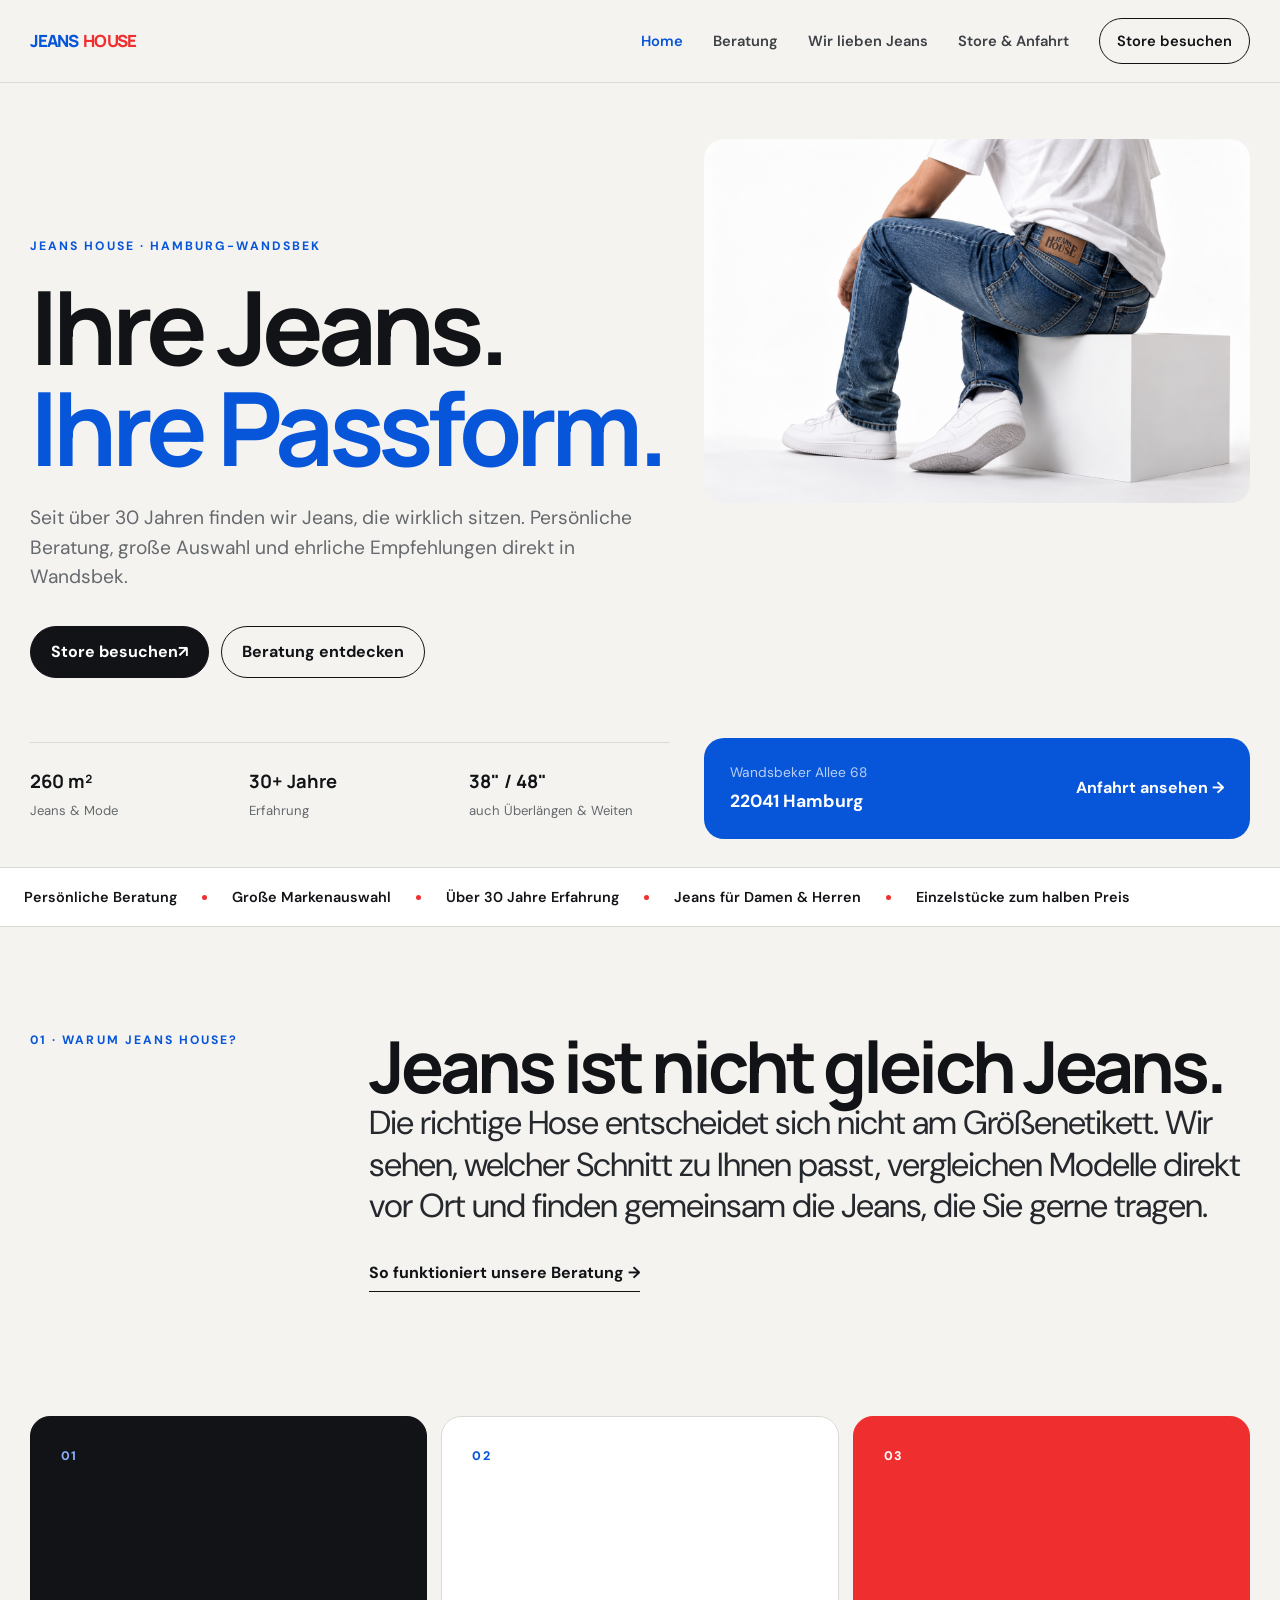
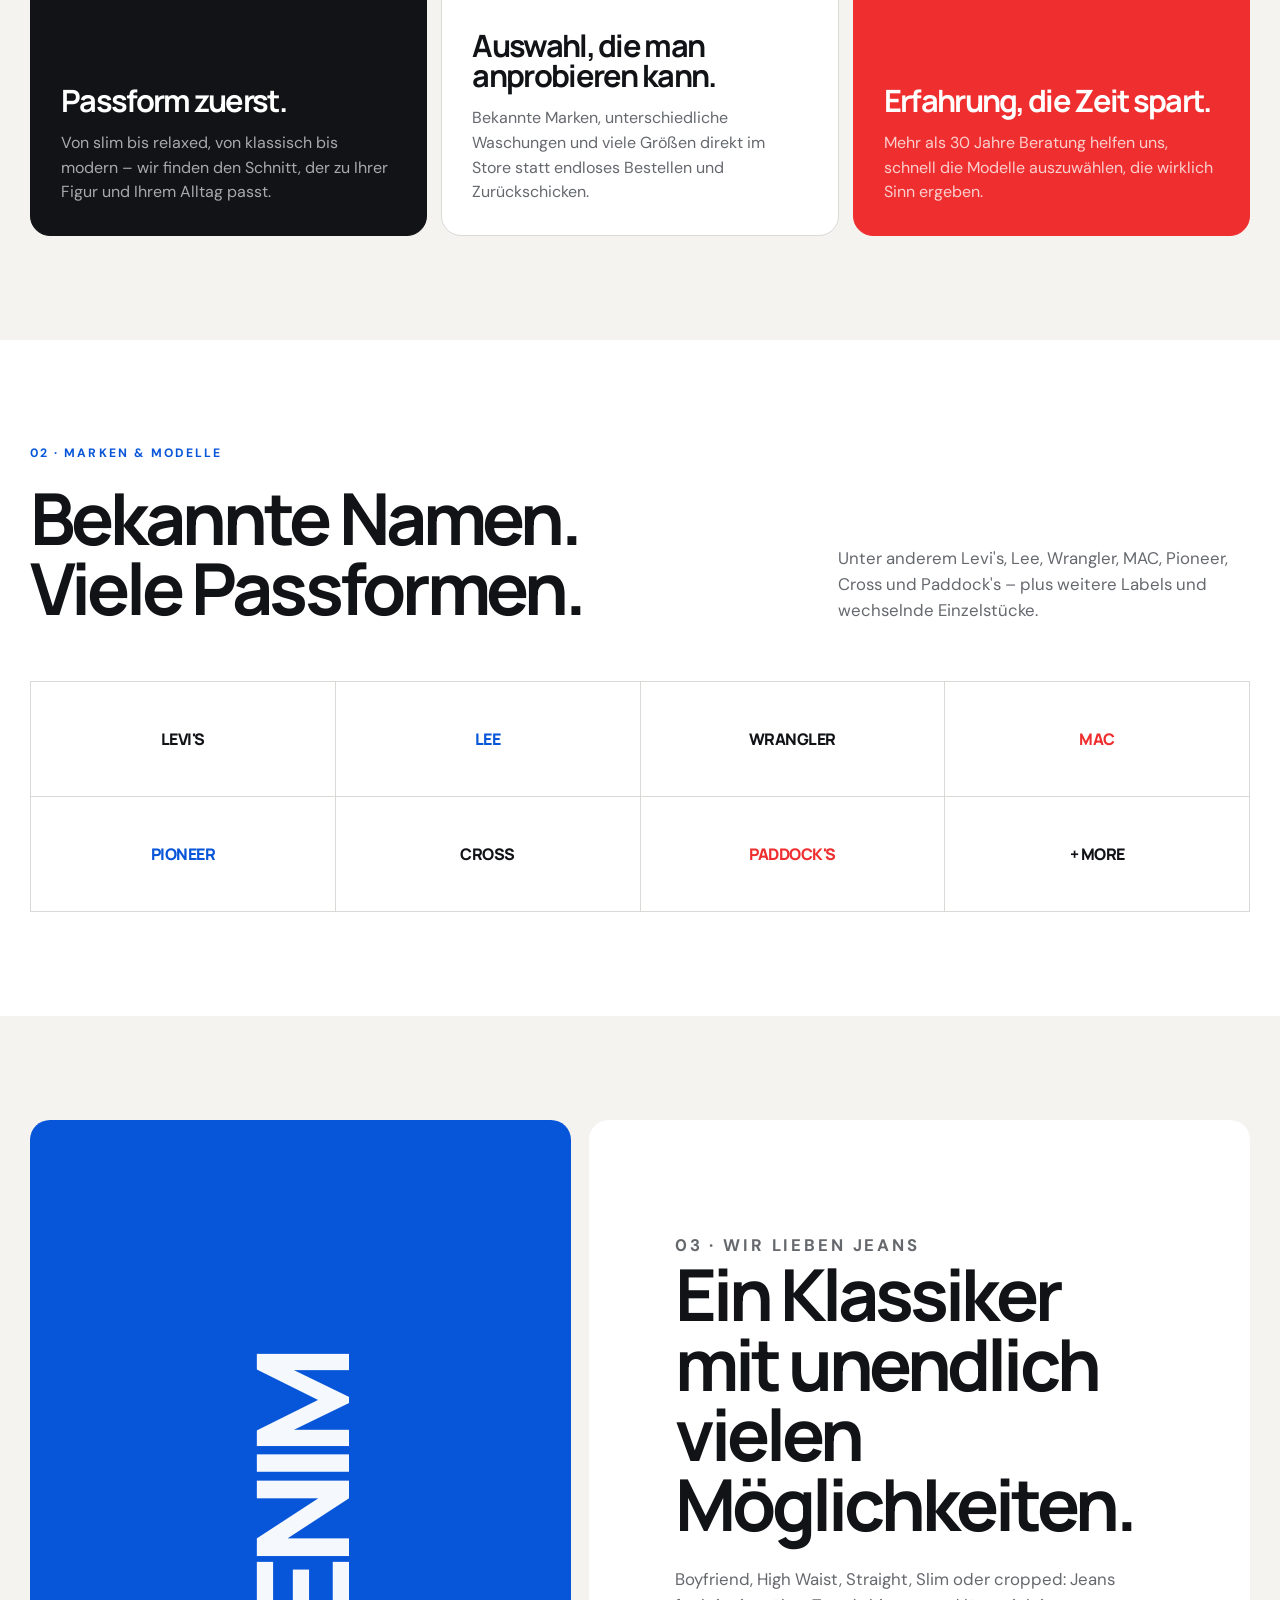
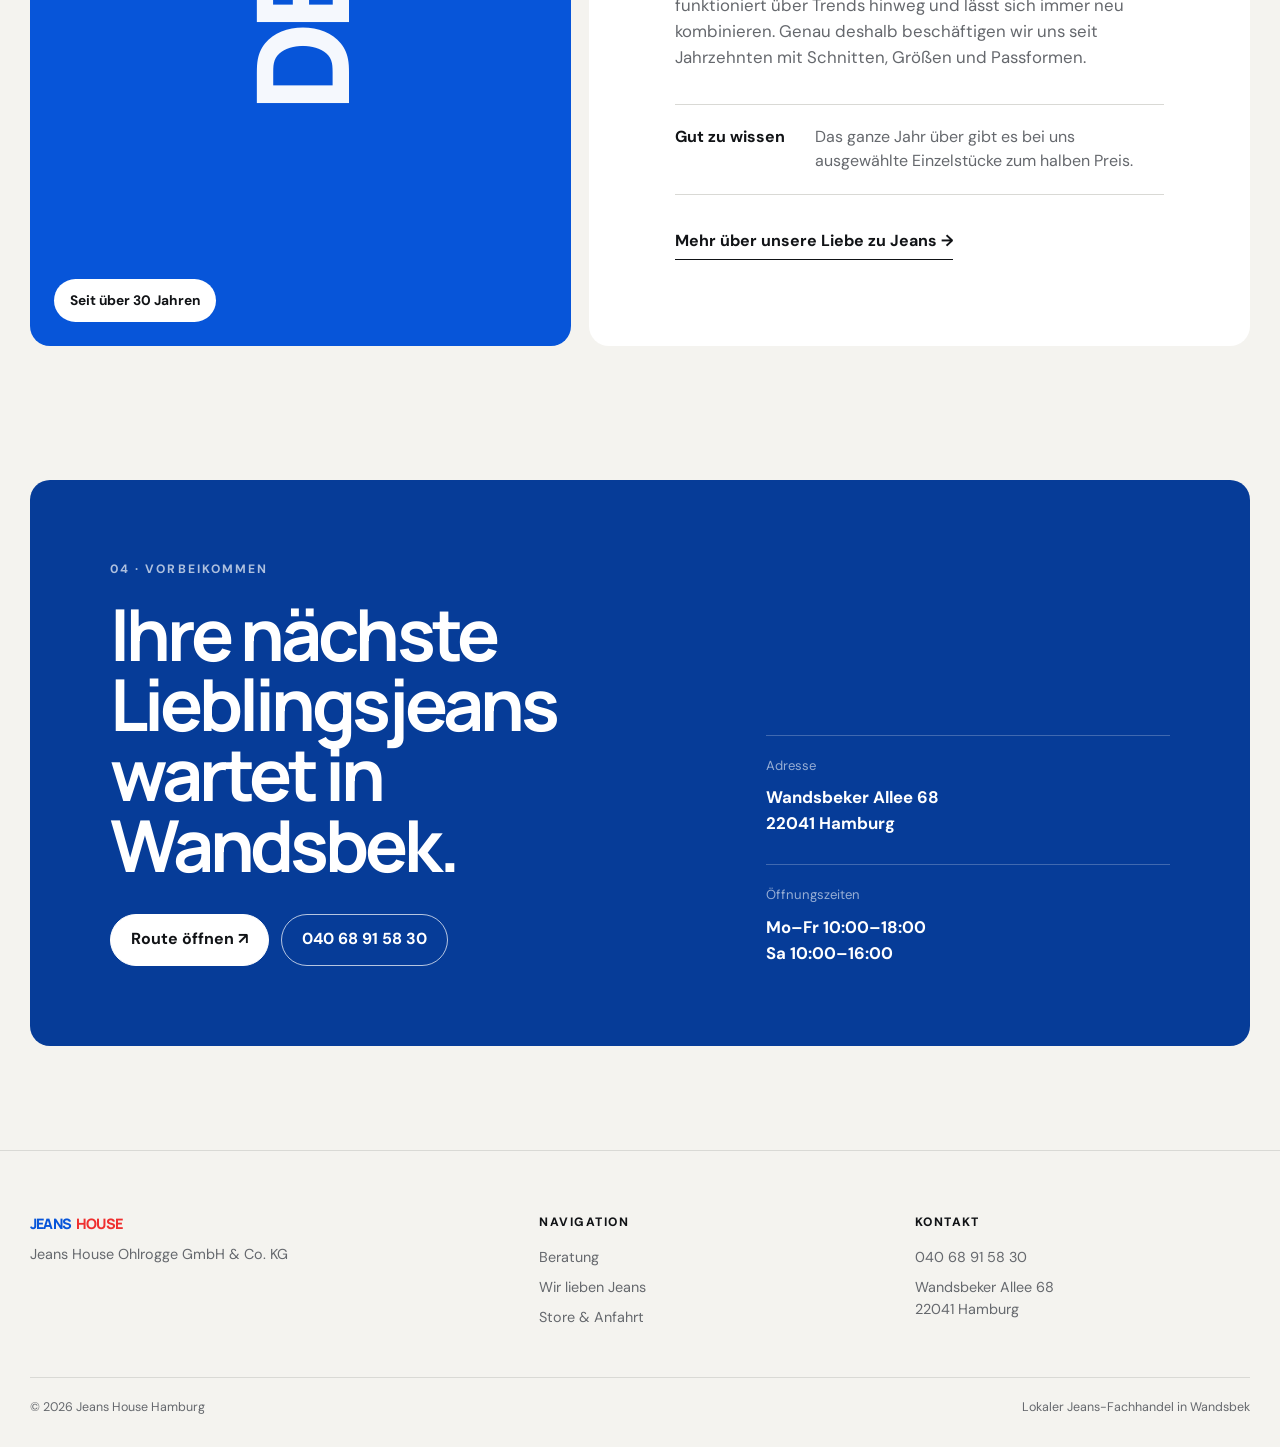
<file: index.html>
<!doctype html>
<html lang="de">
<head>
  <meta charset="utf-8">
  <meta name="viewport" content="width=device-width, initial-scale=1">
  <meta name="description" content="Jeans House Hamburg-Wandsbek – persönliche Jeansberatung, große Auswahl und über 30 Jahre Erfahrung in der Wandsbeker Allee 68.">
  <title>Jeans House Hamburg | Ihre Jeans. Ihre Passform.</title>
  <link rel="preconnect" href="https://fonts.googleapis.com">
  <link rel="preconnect" href="https://fonts.gstatic.com" crossorigin>
  <link href="https://fonts.googleapis.com/css2?family=DM+Sans:wght@400;500;600;700&family=Manrope:wght@500;600;700;800&display=swap" rel="stylesheet">
  <link rel="stylesheet" href="style.css">
</head>
<body>
  <a class="skip-link" href="#main">Zum Inhalt</a>

  <header class="site-header">
    <div class="container header-inner">
      <a class="brand" href="index.html" aria-label="Jeans House Startseite">
        <span class="brand-jeans">JEANS</span><span class="brand-house">HOUSE</span>
      </a>
      <button class="menu-toggle" type="button" aria-label="Menü öffnen" aria-expanded="false"><span></span><span></span></button>
      <nav class="nav" aria-label="Hauptnavigation">
        <a href="index.html" aria-current="page">Home</a>
        <a href="beratung.html">Beratung</a>
        <a href="wir-lieben-jeans.html">Wir lieben Jeans</a>
        <a href="store.html">Store & Anfahrt</a>
        <a class="nav-cta" href="store.html">Store besuchen</a>
      </nav>
    </div>
  </header>

  <main id="main">
    <section class="hero">
      <div class="container hero-grid">
        <div class="hero-copy">
          <p class="kicker">JEANS HOUSE · HAMBURG-WANDSBEK</p>
          <h1>Ihre Jeans.<br><span>Ihre Passform.</span></h1>
          <p class="lead">Seit über 30 Jahren finden wir Jeans, die wirklich sitzen. Persönliche Beratung, große Auswahl und ehrliche Empfehlungen direkt in Wandsbek.</p>
          <div class="actions">
            <a class="btn btn-dark" href="store.html">Store besuchen <span>↗</span></a>
            <a class="btn btn-light" href="beratung.html">Beratung entdecken</a>
          </div>
          <div class="hero-meta">
            <div><strong>260 m²</strong><span>Jeans & Mode</span></div>
            <div><strong>30+ Jahre</strong><span>Erfahrung</span></div>
            <div><strong>38" / 48"</strong><span>auch Überlängen & Weiten</span></div>
          </div>
        </div>

        <div class="hero-visual">
          <div class="sign-card">
            <img src="assets/hero-jeans.png" alt="Model in blauer Jeans auf hellem Hintergrund">
          </div>
          <div class="blue-card">
            <p>Wandsbeker Allee 68</p>
            <strong>22041 Hamburg</strong>
            <a href="store.html">Anfahrt ansehen →</a>
          </div>
        </div>
      </div>
    </section>

    <section class="ticker" aria-label="Jeans House Vorteile">
      <div class="ticker-track">
        <span>Persönliche Beratung</span><i></i><span>Große Markenauswahl</span><i></i><span>Über 30 Jahre Erfahrung</span><i></i><span>Jeans für Damen & Herren</span><i></i><span>Einzelstücke zum halben Preis</span>
      </div>
    </section>

    <section class="section intro">
      <div class="container intro-grid">
        <p class="section-label">01 · WARUM JEANS HOUSE?</p>
        <div>
          <h2>Jeans ist nicht gleich Jeans.</h2>
          <p class="big-copy">Die richtige Hose entscheidet sich nicht am Größenetikett. Wir sehen, welcher Schnitt zu Ihnen passt, vergleichen Modelle direkt vor Ort und finden gemeinsam die Jeans, die Sie gerne tragen.</p>
          <a class="text-link" href="beratung.html">So funktioniert unsere Beratung →</a>
        </div>
      </div>
    </section>

    <section class="section feature-section">
      <div class="container feature-grid">
        <article class="feature-card feature-card-dark">
          <span class="index">01</span>
          <div><h3>Passform zuerst.</h3><p>Von slim bis relaxed, von klassisch bis modern – wir finden den Schnitt, der zu Ihrer Figur und Ihrem Alltag passt.</p></div>
        </article>
        <article class="feature-card">
          <span class="index">02</span>
          <div><h3>Auswahl, die man anprobieren kann.</h3><p>Bekannte Marken, unterschiedliche Waschungen und viele Größen direkt im Store statt endloses Bestellen und Zurückschicken.</p></div>
        </article>
        <article class="feature-card feature-card-red">
          <span class="index">03</span>
          <div><h3>Erfahrung, die Zeit spart.</h3><p>Mehr als 30 Jahre Beratung helfen uns, schnell die Modelle auszuwählen, die wirklich Sinn ergeben.</p></div>
        </article>
      </div>
    </section>

    <section class="section brands-section">
      <div class="container">
        <div class="section-head">
          <div><p class="section-label">02 · MARKEN & MODELLE</p><h2>Bekannte Namen.<br>Viele Passformen.</h2></div>
          <p>Unter anderem Levi's, Lee, Wrangler, MAC, Pioneer, Cross und Paddock's – plus weitere Labels und wechselnde Einzelstücke.</p>
        </div>
        <div class="brand-grid" aria-label="Auswahl unserer Marken">
          <span>LEVI'S</span><span>LEE</span><span>WRANGLER</span><span>MAC</span><span>PIONEER</span><span>CROSS</span><span>PADDOCK'S</span><span>+ MORE</span>
        </div>
      </div>
    </section>

    <section class="section love-section">
      <div class="container love-grid">
        <div class="love-visual">
          <div class="love-word">DENIM</div>
          <div class="love-chip">Seit über 30 Jahren</div>
        </div>
        <div class="love-copy">
          <p class="section-label">03 · WIR LIEBEN JEANS</p>
          <h2>Ein Klassiker mit unendlich vielen Möglichkeiten.</h2>
          <p>Boyfriend, High Waist, Straight, Slim oder cropped: Jeans funktioniert über Trends hinweg und lässt sich immer neu kombinieren. Genau deshalb beschäftigen wir uns seit Jahrzehnten mit Schnitten, Größen und Passformen.</p>
          <div class="promo-box"><strong>Gut zu wissen</strong><span>Das ganze Jahr über gibt es bei uns ausgewählte Einzelstücke zum halben Preis.</span></div>
          <a class="text-link" href="wir-lieben-jeans.html">Mehr über unsere Liebe zu Jeans →</a>
        </div>
      </div>
    </section>

    <section class="section visit-section">
      <div class="container visit-card">
        <div>
          <p class="section-label light">04 · VORBEIKOMMEN</p>
          <h2>Ihre nächste Lieblingsjeans wartet in Wandsbek.</h2>
          <div class="actions">
            <a class="btn btn-white" target="_blank" rel="noopener" href="https://www.google.com/maps/search/?api=1&query=Wandsbeker+Allee+68%2C+22041+Hamburg">Route öffnen ↗</a>
            <a class="btn btn-outline-white" href="tel:+494068915830">040 68 91 58 30</a>
          </div>
        </div>
        <div class="visit-details">
          <div><span>Adresse</span><strong>Wandsbeker Allee 68<br>22041 Hamburg</strong></div>
          <div><span>Öffnungszeiten</span><strong>Mo–Fr 10:00–18:00<br>Sa 10:00–16:00</strong></div>
        </div>
      </div>
    </section>
  </main>

  <footer class="footer">
    <div class="container footer-grid">
      <div><a class="brand brand-footer" href="index.html"><span class="brand-jeans">JEANS</span><span class="brand-house">HOUSE</span></a><p>Jeans House Ohlrogge GmbH & Co. KG</p></div>
      <div><span class="footer-title">Navigation</span><a href="beratung.html">Beratung</a><a href="wir-lieben-jeans.html">Wir lieben Jeans</a><a href="store.html">Store & Anfahrt</a></div>
      <div><span class="footer-title">Kontakt</span><a href="tel:+494068915830">040 68 91 58 30</a><p>Wandsbeker Allee 68<br>22041 Hamburg</p></div>
    </div>
    <div class="container footer-bottom"><span>© <span data-year></span> Jeans House Hamburg</span><span>Lokaler Jeans-Fachhandel in Wandsbek</span></div>
  </footer>

  <script src="script.js"></script>
</body>
</html>
</file>
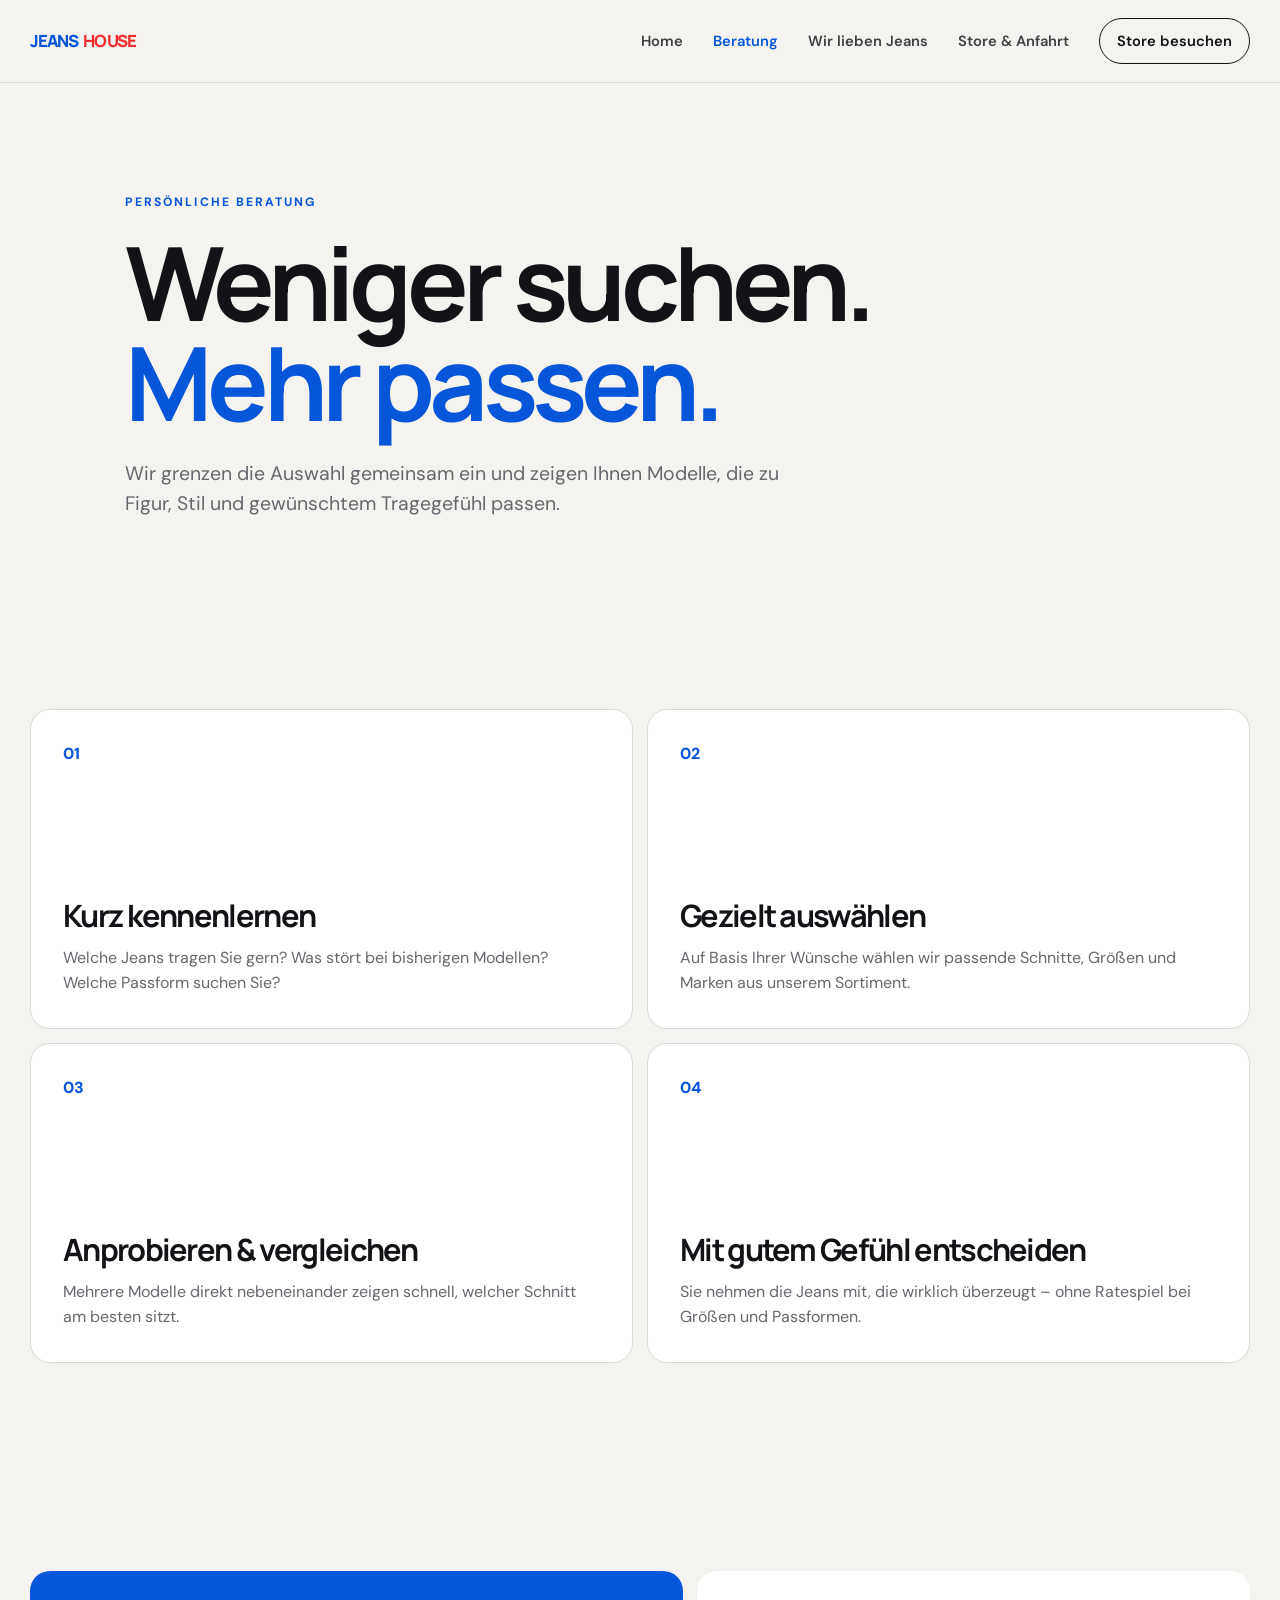
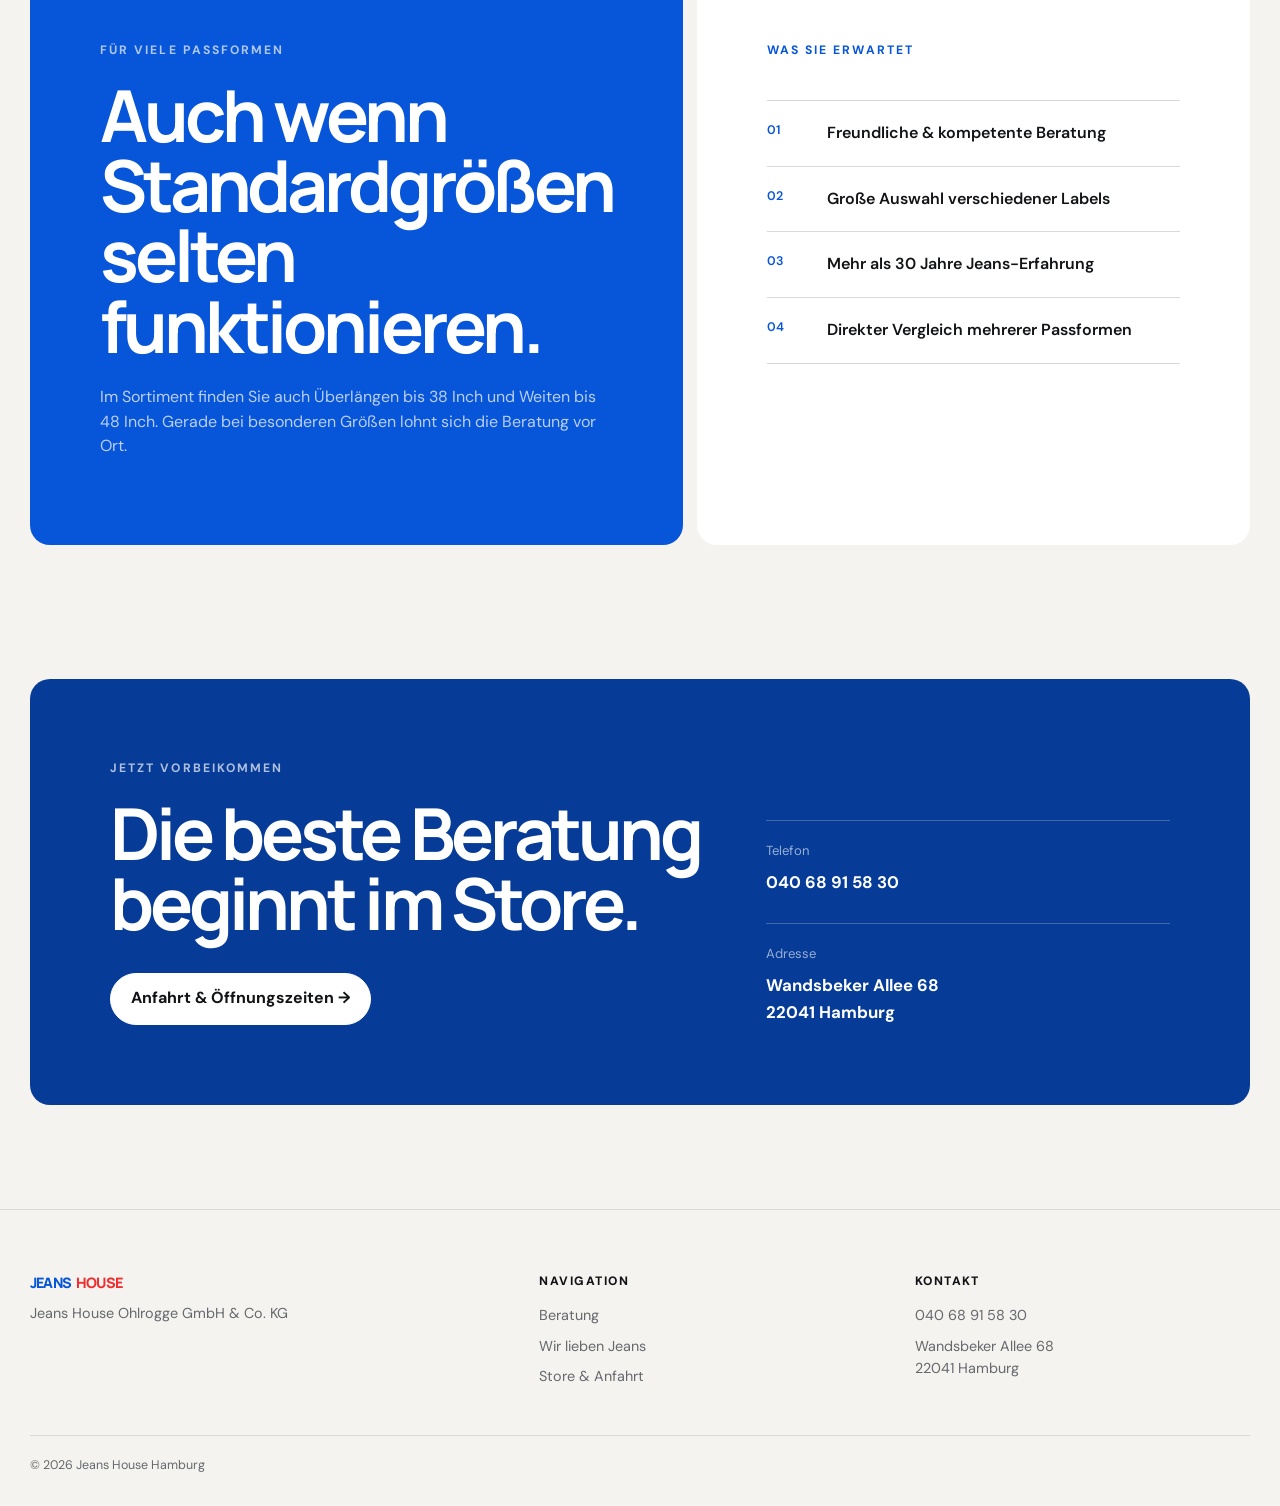
<file: beratung.html>
<!doctype html>
<html lang="de">
<head>
  <meta charset="utf-8"><meta name="viewport" content="width=device-width, initial-scale=1">
  <meta name="description" content="Persönliche Jeansberatung bei Jeans House Hamburg-Wandsbek.">
  <title>Beratung | Jeans House Hamburg</title>
  <link rel="preconnect" href="https://fonts.googleapis.com"><link rel="preconnect" href="https://fonts.gstatic.com" crossorigin>
  <link href="https://fonts.googleapis.com/css2?family=DM+Sans:wght@400;500;600;700&family=Manrope:wght@500;600;700;800&display=swap" rel="stylesheet">
  <link rel="stylesheet" href="style.css">
</head>
<body>
  <header class="site-header"><div class="container header-inner"><a class="brand" href="index.html"><span class="brand-jeans">JEANS</span><span class="brand-house">HOUSE</span></a><button class="menu-toggle" type="button" aria-label="Menü öffnen" aria-expanded="false"><span></span><span></span></button><nav class="nav"><a href="index.html">Home</a><a href="beratung.html" aria-current="page">Beratung</a><a href="wir-lieben-jeans.html">Wir lieben Jeans</a><a href="store.html">Store & Anfahrt</a><a class="nav-cta" href="store.html">Store besuchen</a></nav></div></header>
  <main>
    <section class="page-hero"><div class="container narrow"><p class="kicker">PERSÖNLICHE BERATUNG</p><h1>Weniger suchen.<br><span>Mehr passen.</span></h1><p class="lead">Wir grenzen die Auswahl gemeinsam ein und zeigen Ihnen Modelle, die zu Figur, Stil und gewünschtem Tragegefühl passen.</p></div></section>
    <section class="section"><div class="container process-grid">
      <article class="process"><span>01</span><h3>Kurz kennenlernen</h3><p>Welche Jeans tragen Sie gern? Was stört bei bisherigen Modellen? Welche Passform suchen Sie?</p></article>
      <article class="process"><span>02</span><h3>Gezielt auswählen</h3><p>Auf Basis Ihrer Wünsche wählen wir passende Schnitte, Größen und Marken aus unserem Sortiment.</p></article>
      <article class="process"><span>03</span><h3>Anprobieren & vergleichen</h3><p>Mehrere Modelle direkt nebeneinander zeigen schnell, welcher Schnitt am besten sitzt.</p></article>
      <article class="process"><span>04</span><h3>Mit gutem Gefühl entscheiden</h3><p>Sie nehmen die Jeans mit, die wirklich überzeugt – ohne Ratespiel bei Größen und Passformen.</p></article>
    </div></section>
    <section class="section"><div class="container split-panel"><div class="panel-blue"><p class="section-label light">FÜR VIELE PASSFORMEN</p><h2>Auch wenn Standardgrößen selten funktionieren.</h2><p>Im Sortiment finden Sie auch Überlängen bis 38 Inch und Weiten bis 48 Inch. Gerade bei besonderen Größen lohnt sich die Beratung vor Ort.</p></div><div class="panel-light"><p class="section-label">WAS SIE ERWARTET</p><ul class="clean-list"><li><span>01</span>Freundliche & kompetente Beratung</li><li><span>02</span>Große Auswahl verschiedener Labels</li><li><span>03</span>Mehr als 30 Jahre Jeans-Erfahrung</li><li><span>04</span>Direkter Vergleich mehrerer Passformen</li></ul></div></div></section>
    <section class="section visit-section"><div class="container visit-card"><div><p class="section-label light">JETZT VORBEIKOMMEN</p><h2>Die beste Beratung beginnt im Store.</h2><div class="actions"><a class="btn btn-white" href="store.html">Anfahrt & Öffnungszeiten →</a></div></div><div class="visit-details"><div><span>Telefon</span><strong>040 68 91 58 30</strong></div><div><span>Adresse</span><strong>Wandsbeker Allee 68<br>22041 Hamburg</strong></div></div></div></section>
  </main>
  <footer class="footer"><div class="container footer-grid"><div><a class="brand brand-footer" href="index.html"><span class="brand-jeans">JEANS</span><span class="brand-house">HOUSE</span></a><p>Jeans House Ohlrogge GmbH & Co. KG</p></div><div><span class="footer-title">Navigation</span><a href="beratung.html">Beratung</a><a href="wir-lieben-jeans.html">Wir lieben Jeans</a><a href="store.html">Store & Anfahrt</a></div><div><span class="footer-title">Kontakt</span><a href="tel:+494068915830">040 68 91 58 30</a><p>Wandsbeker Allee 68<br>22041 Hamburg</p></div></div><div class="container footer-bottom"><span>© <span data-year></span> Jeans House Hamburg</span></div></footer>
  <script src="script.js"></script>
</body></html>
</file>
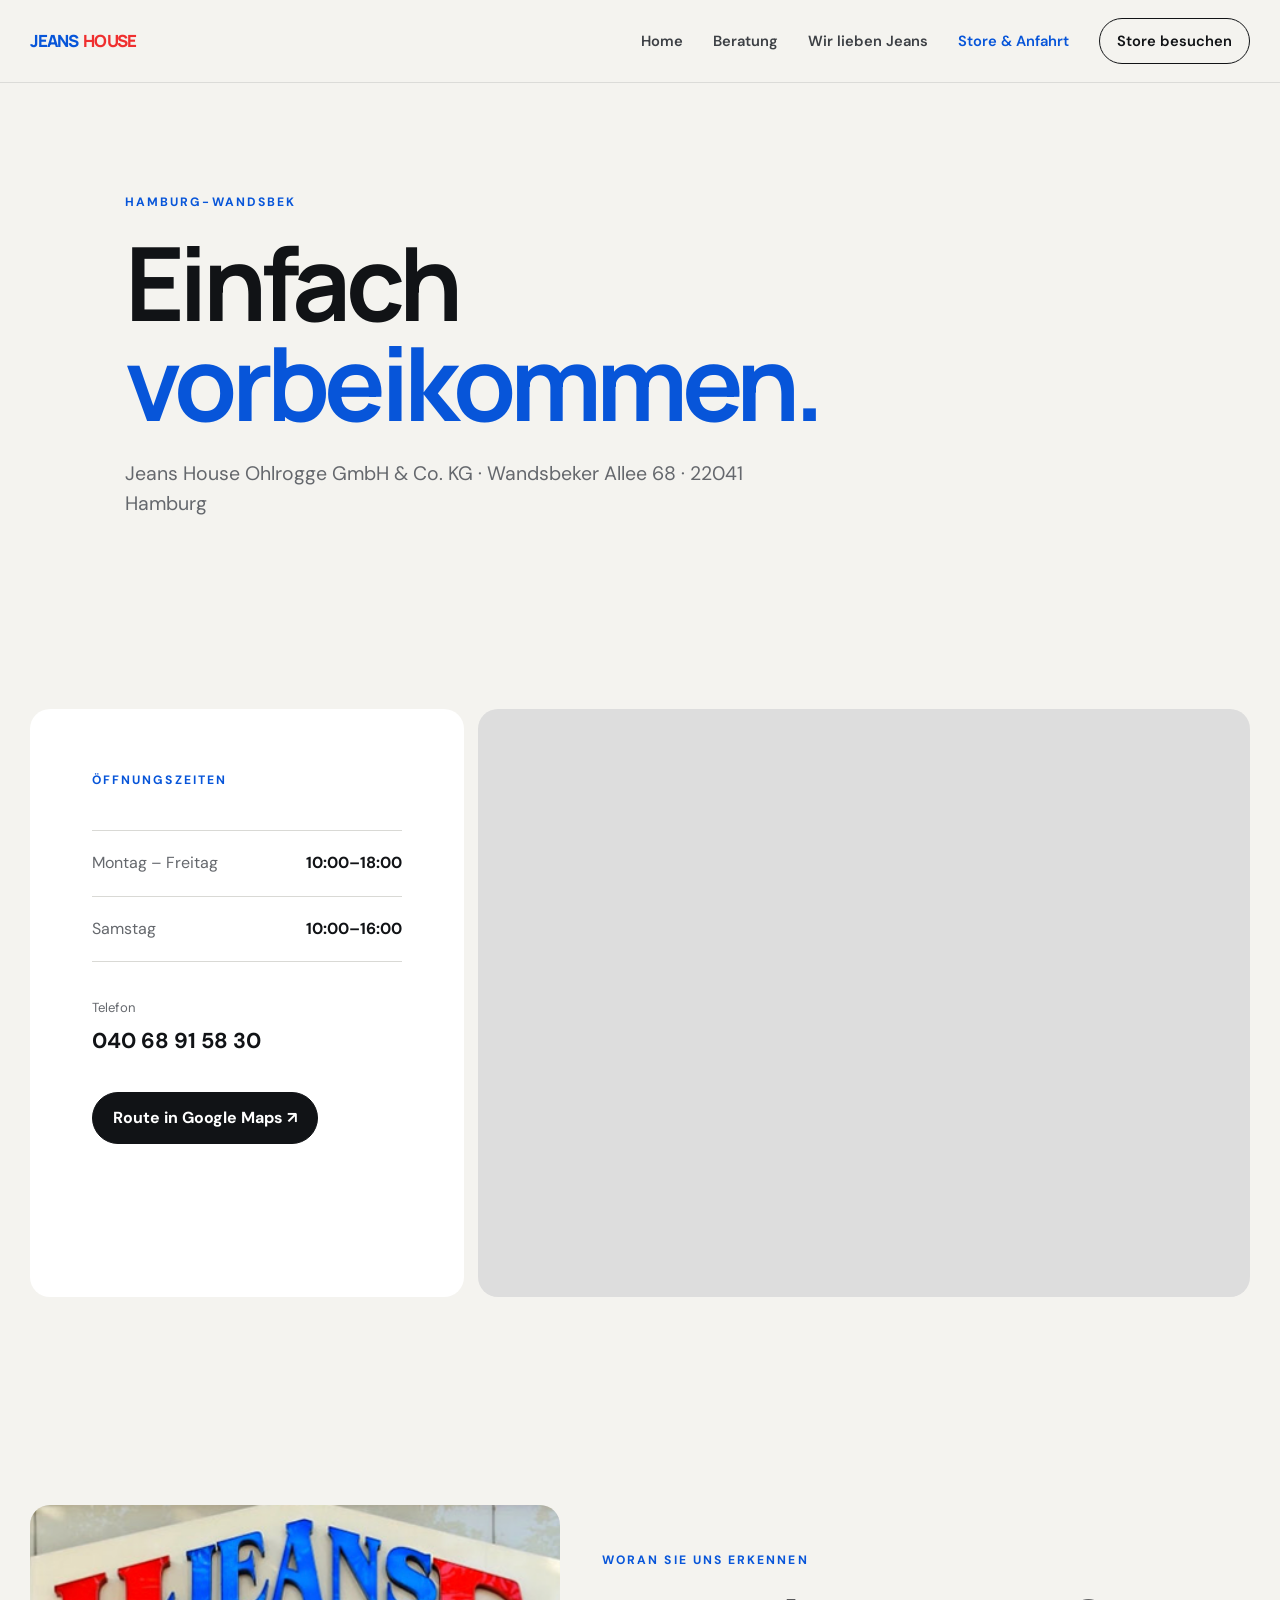
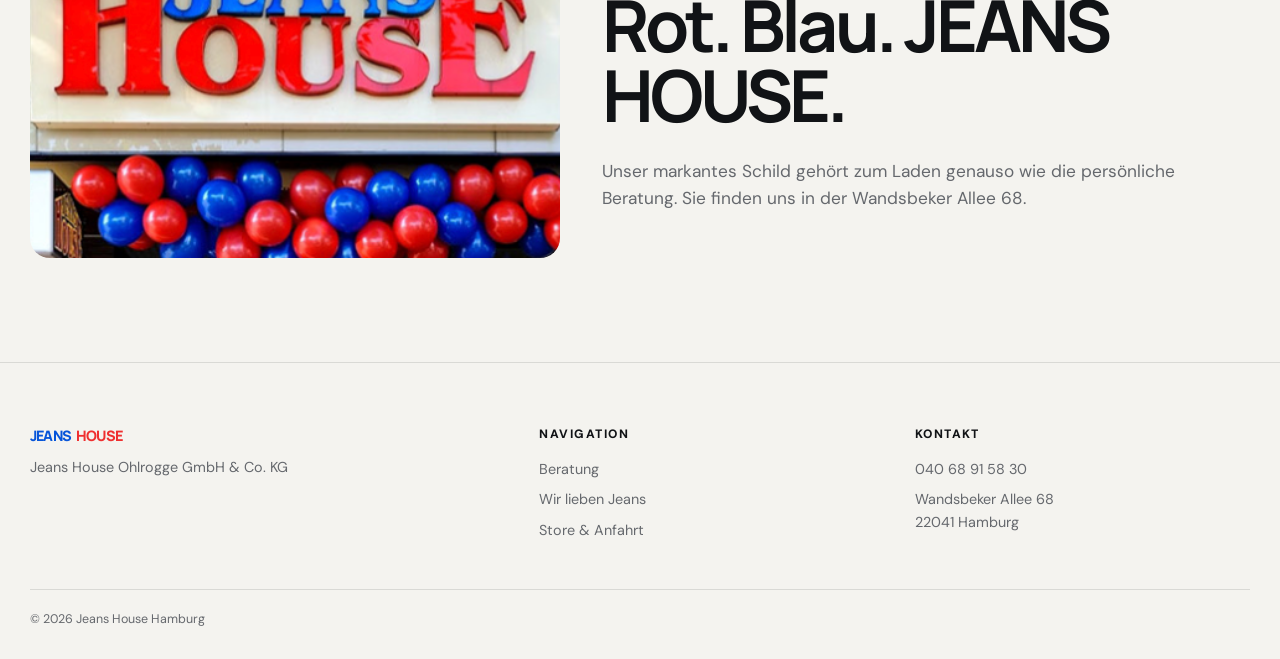
<file: store.html>
<!doctype html>
<html lang="de">
<head>
  <meta charset="utf-8"><meta name="viewport" content="width=device-width, initial-scale=1">
  <meta name="description" content="Jeans House Hamburg – Wandsbeker Allee 68, 22041 Hamburg. Öffnungszeiten und Anfahrt.">
  <title>Store & Anfahrt | Jeans House Hamburg</title>
  <link rel="preconnect" href="https://fonts.googleapis.com"><link rel="preconnect" href="https://fonts.gstatic.com" crossorigin>
  <link href="https://fonts.googleapis.com/css2?family=DM+Sans:wght@400;500;600;700&family=Manrope:wght@500;600;700;800&display=swap" rel="stylesheet">
  <link rel="stylesheet" href="style.css">
</head>
<body>
  <header class="site-header"><div class="container header-inner"><a class="brand" href="index.html"><span class="brand-jeans">JEANS</span><span class="brand-house">HOUSE</span></a><button class="menu-toggle" type="button" aria-label="Menü öffnen" aria-expanded="false"><span></span><span></span></button><nav class="nav"><a href="index.html">Home</a><a href="beratung.html">Beratung</a><a href="wir-lieben-jeans.html">Wir lieben Jeans</a><a href="store.html" aria-current="page">Store & Anfahrt</a><a class="nav-cta" href="store.html">Store besuchen</a></nav></div></header>
  <main>
    <section class="page-hero"><div class="container narrow"><p class="kicker">HAMBURG-WANDSBEK</p><h1>Einfach<br><span>vorbeikommen.</span></h1><p class="lead">Jeans House Ohlrogge GmbH & Co. KG · Wandsbeker Allee 68 · 22041 Hamburg</p></div></section>
    <section class="section"><div class="container store-layout"><div class="store-info"><p class="section-label">ÖFFNUNGSZEITEN</p><div class="hours"><div><span>Montag – Freitag</span><strong>10:00–18:00</strong></div><div><span>Samstag</span><strong>10:00–16:00</strong></div></div><div class="contact-block"><span>Telefon</span><a href="tel:+494068915830">040 68 91 58 30</a></div><div class="actions"><a class="btn btn-dark" target="_blank" rel="noopener" href="https://www.google.com/maps/search/?api=1&query=Wandsbeker+Allee+68%2C+22041+Hamburg">Route in Google Maps ↗</a></div></div><div class="map-shell"><iframe title="Karte zu Jeans House Hamburg" loading="lazy" referrerpolicy="no-referrer-when-downgrade" src="https://www.google.com/maps?q=Wandsbeker%20Allee%2068%2C%2022041%20Hamburg&output=embed"></iframe></div></div></section>
    <section class="section"><div class="container sign-section"><div class="sign-photo"><img src="assets/jeans-house-sign.png" alt="Jeans House Schild am Geschäft"></div><div><p class="section-label">WORAN SIE UNS ERKENNEN</p><h2>Rot. Blau. JEANS HOUSE.</h2><p class="body-copy">Unser markantes Schild gehört zum Laden genauso wie die persönliche Beratung. Sie finden uns in der Wandsbeker Allee 68.</p></div></div></section>
  </main>
  <footer class="footer"><div class="container footer-grid"><div><a class="brand brand-footer" href="index.html"><span class="brand-jeans">JEANS</span><span class="brand-house">HOUSE</span></a><p>Jeans House Ohlrogge GmbH & Co. KG</p></div><div><span class="footer-title">Navigation</span><a href="beratung.html">Beratung</a><a href="wir-lieben-jeans.html">Wir lieben Jeans</a><a href="store.html">Store & Anfahrt</a></div><div><span class="footer-title">Kontakt</span><a href="tel:+494068915830">040 68 91 58 30</a><p>Wandsbeker Allee 68<br>22041 Hamburg</p></div></div><div class="container footer-bottom"><span>© <span data-year></span> Jeans House Hamburg</span></div></footer>
  <script src="script.js"></script>
</body></html>
</file>
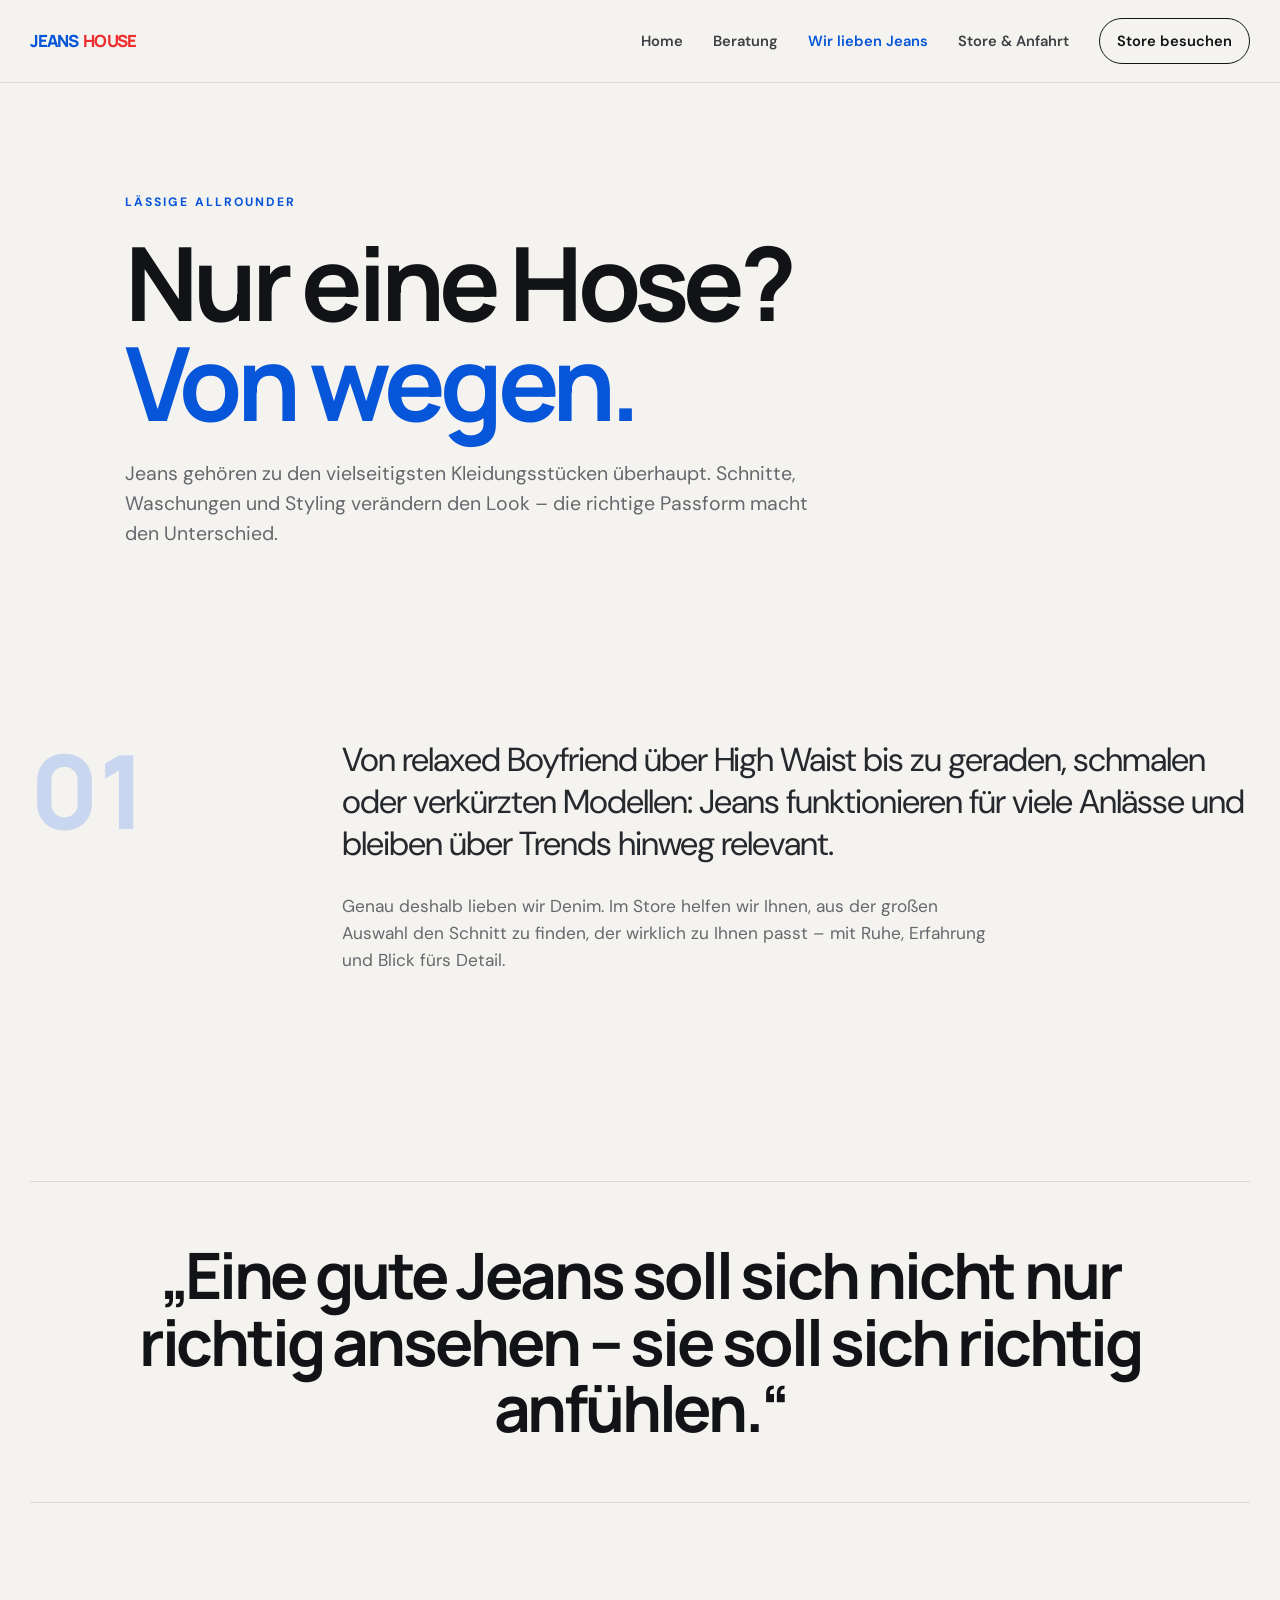
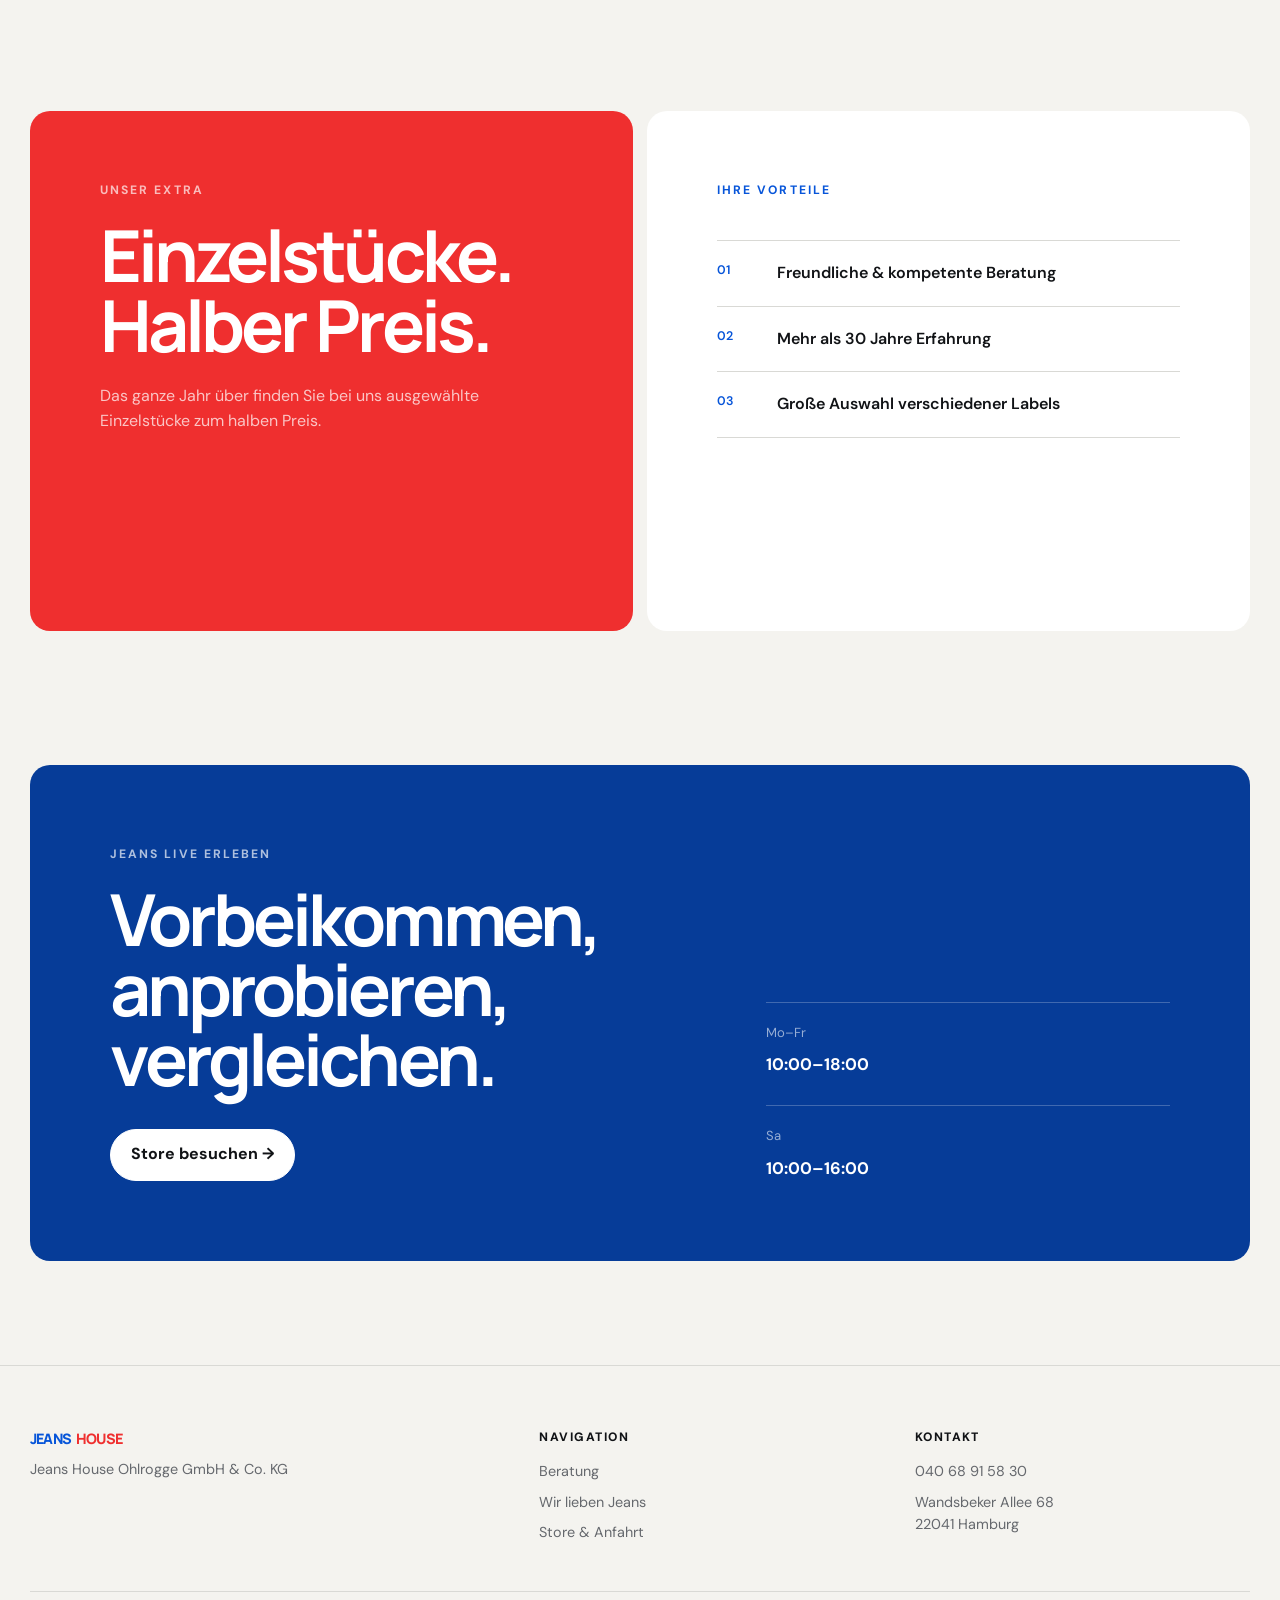
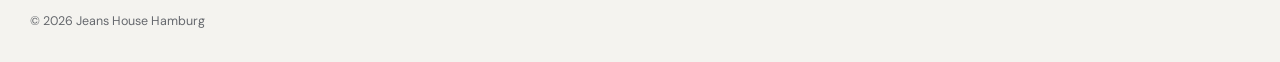
<file: wir-lieben-jeans.html>
<!doctype html>
<html lang="de">
<head>
  <meta charset="utf-8"><meta name="viewport" content="width=device-width, initial-scale=1">
  <meta name="description" content="Warum wir Jeans lieben – Jeans House Hamburg-Wandsbek.">
  <title>Wir lieben Jeans | Jeans House Hamburg</title>
  <link rel="preconnect" href="https://fonts.googleapis.com"><link rel="preconnect" href="https://fonts.gstatic.com" crossorigin>
  <link href="https://fonts.googleapis.com/css2?family=DM+Sans:wght@400;500;600;700&family=Manrope:wght@500;600;700;800&display=swap" rel="stylesheet">
  <link rel="stylesheet" href="style.css">
</head>
<body>
  <header class="site-header"><div class="container header-inner"><a class="brand" href="index.html"><span class="brand-jeans">JEANS</span><span class="brand-house">HOUSE</span></a><button class="menu-toggle" type="button" aria-label="Menü öffnen" aria-expanded="false"><span></span><span></span></button><nav class="nav"><a href="index.html">Home</a><a href="beratung.html">Beratung</a><a href="wir-lieben-jeans.html" aria-current="page">Wir lieben Jeans</a><a href="store.html">Store & Anfahrt</a><a class="nav-cta" href="store.html">Store besuchen</a></nav></div></header>
  <main>
    <section class="page-hero"><div class="container narrow"><p class="kicker">LÄSSIGE ALLROUNDER</p><h1>Nur eine Hose?<br><span>Von wegen.</span></h1><p class="lead">Jeans gehören zu den vielseitigsten Kleidungsstücken überhaupt. Schnitte, Waschungen und Styling verändern den Look – die richtige Passform macht den Unterschied.</p></div></section>
    <section class="section"><div class="container editorial-grid"><div class="editorial-number">01</div><div><p class="big-copy">Von relaxed Boyfriend über High Waist bis zu geraden, schmalen oder verkürzten Modellen: Jeans funktionieren für viele Anlässe und bleiben über Trends hinweg relevant.</p><p class="body-copy">Genau deshalb lieben wir Denim. Im Store helfen wir Ihnen, aus der großen Auswahl den Schnitt zu finden, der wirklich zu Ihnen passt – mit Ruhe, Erfahrung und Blick fürs Detail.</p></div></div></section>
    <section class="section"><div class="container quote-block"><p>„Eine gute Jeans soll sich nicht nur richtig ansehen – sie soll sich richtig anfühlen.“</p></div></section>
    <section class="section"><div class="container split-panel"><div class="panel-red"><p class="section-label light">UNSER EXTRA</p><h2>Einzelstücke.<br>Halber Preis.</h2><p>Das ganze Jahr über finden Sie bei uns ausgewählte Einzelstücke zum halben Preis.</p></div><div class="panel-light"><p class="section-label">IHRE VORTEILE</p><ul class="clean-list"><li><span>01</span>Freundliche & kompetente Beratung</li><li><span>02</span>Mehr als 30 Jahre Erfahrung</li><li><span>03</span>Große Auswahl verschiedener Labels</li></ul></div></div></section>
    <section class="section visit-section"><div class="container visit-card"><div><p class="section-label light">JEANS LIVE ERLEBEN</p><h2>Vorbeikommen, anprobieren, vergleichen.</h2><div class="actions"><a class="btn btn-white" href="store.html">Store besuchen →</a></div></div><div class="visit-details"><div><span>Mo–Fr</span><strong>10:00–18:00</strong></div><div><span>Sa</span><strong>10:00–16:00</strong></div></div></div></section>
  </main>
  <footer class="footer"><div class="container footer-grid"><div><a class="brand brand-footer" href="index.html"><span class="brand-jeans">JEANS</span><span class="brand-house">HOUSE</span></a><p>Jeans House Ohlrogge GmbH & Co. KG</p></div><div><span class="footer-title">Navigation</span><a href="beratung.html">Beratung</a><a href="wir-lieben-jeans.html">Wir lieben Jeans</a><a href="store.html">Store & Anfahrt</a></div><div><span class="footer-title">Kontakt</span><a href="tel:+494068915830">040 68 91 58 30</a><p>Wandsbeker Allee 68<br>22041 Hamburg</p></div></div><div class="container footer-bottom"><span>© <span data-year></span> Jeans House Hamburg</span></div></footer>
  <script src="script.js"></script>
</body></html>
</file>
<file: style.css>
:root {
  --bg: #f4f3ef;
  --paper: #ffffff;
  --ink: #111316;
  --muted: #65686d;
  --line: #d9d9d5;
  --blue: #0755d9;
  --blue-dark: #063c98;
  --red: #ef2f2f;
  --max: 1220px;
  --radius: 20px;
}
*{box-sizing:border-box} html{scroll-behavior:smooth} body{margin:0;background:var(--bg);color:var(--ink);font-family:"DM Sans",Arial,sans-serif;line-height:1.55;-webkit-font-smoothing:antialiased} a{color:inherit;text-decoration:none} img{display:block;width:100%} button{font:inherit}.container{width:min(calc(100% - 42px),var(--max));margin-inline:auto}.narrow{max-width:1030px}.section{padding:104px 0}.section-label,.kicker{margin:0 0 20px;font-size:.76rem;font-weight:700;letter-spacing:.17em;text-transform:uppercase;color:var(--blue)}.section-label.light{color:rgba(255,255,255,.68)}h1,h2,h3{margin:0;font-family:"Manrope",Arial,sans-serif;line-height:.98;letter-spacing:-.055em}h1{font-size:clamp(4rem,8vw,8.2rem);font-weight:700}h1 span{color:var(--blue)}h2{font-size:clamp(2.8rem,5.6vw,5.7rem);font-weight:700}h3{font-size:clamp(1.65rem,2.4vw,2.25rem);font-weight:700}.lead{max-width:700px;margin:26px 0 0;color:var(--muted);font-size:clamp(1.08rem,1.5vw,1.3rem)}.big-copy{margin:0;color:#25282d;font-size:clamp(1.6rem,2.6vw,2.5rem);line-height:1.26;letter-spacing:-.03em}.body-copy{margin:28px 0 0;color:var(--muted);font-size:1.08rem;max-width:660px}.text-link{display:inline-block;margin-top:34px;padding-bottom:5px;border-bottom:1px solid currentColor;font-weight:700}.text-link:hover{color:var(--blue)}
.site-header{position:sticky;top:0;z-index:50;border-bottom:1px solid rgba(217,217,213,.9);background:rgba(244,243,239,.9);backdrop-filter:blur(18px)}.header-inner{height:82px;display:flex;align-items:center;justify-content:space-between;gap:32px}.brand{display:inline-flex;align-items:baseline;gap:5px;font-family:"Manrope",sans-serif;font-size:1.05rem;font-weight:800;letter-spacing:-.055em}.brand-jeans{color:var(--blue)}.brand-house{color:var(--red)}.nav{display:flex;align-items:center;gap:30px;font-size:.92rem;font-weight:600}.nav a{color:#3d4045}.nav a:hover,.nav a[aria-current="page"]{color:var(--blue)}.nav-cta{padding:11px 17px;border:1px solid var(--ink);border-radius:999px;color:var(--ink)!important}.menu-toggle{display:none;border:0;background:transparent;padding:7px;cursor:pointer}.menu-toggle span{display:block;width:24px;height:2px;margin:5px 0;background:var(--ink)}
.hero{padding:56px 0 28px}.hero-grid{display:grid;grid-template-columns:1.08fr .92fr;gap:34px;min-height:700px}.hero-copy{display:flex;flex-direction:column;justify-content:flex-end;padding:60px 0 18px}.hero-copy .lead{max-width:610px}.actions{display:flex;flex-wrap:wrap;gap:12px;margin-top:34px}.btn{display:inline-flex;align-items:center;justify-content:center;min-height:52px;padding:0 20px;border:1px solid var(--ink);border-radius:999px;font-weight:700;transition:.2s ease}.btn:hover{transform:translateY(-2px)}.btn-dark{background:var(--ink);color:#fff}.btn-light{background:transparent}.btn-white{background:#fff;border-color:#fff;color:var(--ink)}.btn-outline-white{border-color:rgba(255,255,255,.7);color:#fff}.hero-meta{display:grid;grid-template-columns:repeat(3,1fr);gap:18px;margin-top:64px;padding-top:24px;border-top:1px solid var(--line)}.hero-meta strong{display:block;font-family:"Manrope",sans-serif;font-size:1.15rem}.hero-meta span{display:block;margin-top:5px;color:var(--muted);font-size:.82rem}.hero-visual{display:grid;grid-template-rows:1fr auto;gap:14px}.sign-card{aspect-ratio:3/2;overflow:hidden;border-radius:var(--radius);background:#f7f7f5}.sign-card img{width:100%;height:100%;object-fit:cover;object-position:center}.blue-card{display:grid;grid-template-columns:1fr auto;gap:4px 18px;padding:24px 26px;border-radius:var(--radius);background:var(--blue);color:#fff}.blue-card p{margin:0;color:rgba(255,255,255,.72);font-size:.86rem}.blue-card strong{font-size:1.1rem}.blue-card a{grid-row:1/3;grid-column:2;align-self:center;font-weight:700}.ticker{overflow:hidden;border-top:1px solid var(--line);border-bottom:1px solid var(--line);background:var(--paper)}.ticker-track{width:max-content;display:flex;align-items:center;gap:25px;padding:18px 24px;font-weight:600;font-size:.9rem}.ticker i{width:5px;height:5px;border-radius:50%;background:var(--red)}
.intro-grid{display:grid;grid-template-columns:.34fr 1fr;gap:40px}.feature-section{padding-top:20px}.feature-grid{display:grid;grid-template-columns:repeat(3,1fr);gap:14px}.feature-card{min-height:420px;display:flex;flex-direction:column;justify-content:space-between;padding:30px;border:1px solid var(--line);border-radius:var(--radius);background:var(--paper)}.feature-card .index{font-size:.78rem;font-weight:800;letter-spacing:.12em;color:var(--blue)}.feature-card p{margin:16px 0 0;color:var(--muted);max-width:360px}.feature-card-dark{background:var(--ink);color:#fff;border-color:var(--ink)}.feature-card-dark p{color:rgba(255,255,255,.64)}.feature-card-dark .index{color:#87aef7}.feature-card-red{background:var(--red);color:#fff;border-color:var(--red)}.feature-card-red p{color:rgba(255,255,255,.77)}.feature-card-red .index{color:#fff}.brands-section{background:var(--paper)}.section-head{display:grid;grid-template-columns:1fr .55fr;gap:60px;align-items:end}.section-head>p{margin:0;color:var(--muted);font-size:1.05rem}.brand-grid{display:grid;grid-template-columns:repeat(4,1fr);margin-top:58px;border-top:1px solid var(--line);border-left:1px solid var(--line)}.brand-grid span{display:grid;min-height:115px;place-items:center;border-right:1px solid var(--line);border-bottom:1px solid var(--line);font-family:"Manrope",sans-serif;font-weight:800;letter-spacing:-.03em}.brand-grid span:nth-child(2),.brand-grid span:nth-child(5){color:var(--blue)}.brand-grid span:nth-child(4),.brand-grid span:nth-child(7){color:var(--red)}.love-grid{display:grid;grid-template-columns:.9fr 1.1fr;gap:18px}.love-visual{position:relative;min-height:610px;display:grid;place-items:center;overflow:hidden;border-radius:var(--radius);background:var(--blue);color:#fff}.love-word{font-family:"Manrope",sans-serif;font-weight:800;font-size:clamp(4.8rem,10vw,10rem);letter-spacing:-.08em;transform:rotate(-90deg);opacity:.96}.love-chip{position:absolute;left:24px;bottom:24px;padding:11px 16px;border-radius:999px;background:#fff;color:var(--ink);font-weight:700;font-size:.86rem}.love-copy{padding:clamp(42px,7vw,86px);border-radius:var(--radius);background:var(--paper)}.love-copy>p{margin:26px 0 0;color:var(--muted);font-size:1.05rem}.promo-box{display:grid;grid-template-columns:120px 1fr;gap:20px;margin-top:34px;padding:20px 0;border-top:1px solid var(--line);border-bottom:1px solid var(--line)}.promo-box span{color:var(--muted)}.visit-section{padding-top:30px}.visit-card{display:grid;grid-template-columns:1.2fr .8fr;gap:50px;padding:clamp(40px,7vw,80px);border-radius:var(--radius);background:var(--blue-dark);color:#fff}.visit-card h2{max-width:780px}.visit-details{display:flex;flex-direction:column;justify-content:flex-end;gap:28px}.visit-details>div{padding-top:20px;border-top:1px solid rgba(255,255,255,.23)}.visit-details span{display:block;color:rgba(255,255,255,.58);font-size:.82rem}.visit-details strong{display:block;margin-top:8px;font-size:1.05rem}
.page-hero{padding:110px 0 86px}.page-hero .lead{font-size:1.22rem}.process-grid{display:grid;grid-template-columns:repeat(2,1fr);gap:14px}.process{min-height:320px;padding:32px;border:1px solid var(--line);border-radius:var(--radius);background:var(--paper);display:flex;flex-direction:column}.process>span{color:var(--blue);font-weight:800}.process h3{margin-top:auto}.process p{margin:16px 0 0;color:var(--muted);max-width:520px}.split-panel{display:grid;grid-template-columns:1fr 1fr;gap:14px}.panel-blue,.panel-red,.panel-light{min-height:520px;padding:clamp(36px,6vw,70px);border-radius:var(--radius)}.panel-blue{background:var(--blue);color:#fff}.panel-red{background:var(--red);color:#fff}.panel-light{background:var(--paper)}.panel-blue p,.panel-red p{color:rgba(255,255,255,.72)}.panel-blue>p:last-child,.panel-red>p:last-child{margin-top:24px}.clean-list{list-style:none;padding:0;margin:40px 0 0}.clean-list li{display:grid;grid-template-columns:48px 1fr;gap:12px;padding:20px 0;border-top:1px solid var(--line);font-weight:600}.clean-list li:last-child{border-bottom:1px solid var(--line)}.clean-list span{color:var(--blue);font-size:.78rem}.editorial-grid{display:grid;grid-template-columns:.3fr 1fr;gap:40px}.editorial-number{font-family:"Manrope",sans-serif;font-size:clamp(4rem,8vw,8rem);font-weight:800;line-height:1;color:#c9d6ef}.quote-block{padding:60px;border-top:1px solid var(--line);border-bottom:1px solid var(--line)}.quote-block p{max-width:1030px;margin:0 auto;text-align:center;font-family:"Manrope",sans-serif;font-size:clamp(2.3rem,5vw,5rem);font-weight:700;line-height:1.04;letter-spacing:-.05em}.store-layout{display:grid;grid-template-columns:.72fr 1.28fr;gap:14px}.store-info{padding:clamp(34px,5vw,62px);border-radius:var(--radius);background:var(--paper)}.hours{margin-top:40px}.hours>div{display:flex;justify-content:space-between;gap:20px;padding:20px 0;border-top:1px solid var(--line)}.hours>div:last-child{border-bottom:1px solid var(--line)}.hours span{color:var(--muted)}.contact-block{margin-top:36px}.contact-block span{display:block;color:var(--muted);font-size:.82rem}.contact-block a{display:inline-block;margin-top:6px;font-size:1.35rem;font-weight:700}.map-shell{min-height:580px;overflow:hidden;border-radius:var(--radius);background:#ddd}.map-shell iframe{width:100%;height:100%;min-height:580px;border:0}.sign-section{display:grid;grid-template-columns:.9fr 1.1fr;gap:42px;align-items:center}.sign-photo{overflow:hidden;border-radius:var(--radius)}.sign-photo img{aspect-ratio:1.5/1;object-fit:cover}.sign-section h2{max-width:650px}
.footer{padding:62px 0 30px;border-top:1px solid var(--line)}.footer-grid{display:grid;grid-template-columns:1.4fr 1fr 1fr;gap:40px}.brand-footer{font-size:1.35rem}.footer-grid>div{display:flex;flex-direction:column;align-items:flex-start;gap:8px}.footer-grid p,.footer-grid a{margin:0;color:var(--muted);font-size:.9rem}.footer-title{margin-bottom:6px;font-size:.76rem;font-weight:800;letter-spacing:.12em;text-transform:uppercase}.footer-bottom{display:flex;justify-content:space-between;gap:20px;margin-top:48px;padding-top:20px;border-top:1px solid var(--line);color:var(--muted);font-size:.78rem}.skip-link{position:absolute;left:-9999px}.skip-link:focus{left:10px;top:10px;z-index:999;padding:10px;background:#fff}
@media(max-width:920px){.nav{position:fixed;inset:82px 16px auto;display:none;flex-direction:column;align-items:stretch;gap:0;padding:12px;border:1px solid var(--line);border-radius:18px;background:#fff;box-shadow:0 20px 50px rgba(0,0,0,.12)}.nav.open{display:flex}.nav a{padding:13px 12px}.nav-cta{text-align:center;margin-top:8px}.menu-toggle{display:block}.hero-grid,.love-grid,.visit-card,.split-panel,.store-layout,.sign-section{grid-template-columns:1fr}.hero-grid{min-height:auto}.hero-copy{padding-top:30px}.hero-visual{margin-top:28px}.sign-card{min-height:0}.intro-grid,.editorial-grid{grid-template-columns:1fr}.feature-grid{grid-template-columns:1fr}.feature-card{min-height:300px}.section-head{grid-template-columns:1fr}.brand-grid{grid-template-columns:repeat(2,1fr)}.process-grid{grid-template-columns:1fr}.footer-grid{grid-template-columns:1fr 1fr}.visit-details{display:grid;grid-template-columns:1fr 1fr}.love-visual{min-height:440px}.store-info{order:2}.map-shell{min-height:440px}.map-shell iframe{min-height:440px}}
@media(max-width:620px){.container{width:min(calc(100% - 28px),var(--max))}.section{padding:76px 0}.header-inner{height:70px}.nav{top:70px}h1{font-size:clamp(3.5rem,17vw,5.7rem)}h2{font-size:clamp(2.7rem,13vw,4.4rem)}.hero{padding-top:24px}.hero-meta{grid-template-columns:1fr}.hero-meta>div{padding-top:14px;border-top:1px solid var(--line)}.sign-card{min-height:0}.blue-card{grid-template-columns:1fr}.blue-card a{grid-row:auto;grid-column:auto;margin-top:12px}.brand-grid span{min-height:90px;font-size:.86rem}.love-copy{padding:34px 26px}.love-visual{min-height:360px}.visit-details{grid-template-columns:1fr}.promo-box{grid-template-columns:1fr}.panel-blue,.panel-red,.panel-light{min-height:auto}.footer-grid{grid-template-columns:1fr}.footer-bottom{flex-direction:column}.page-hero{padding:78px 0 58px}.quote-block{padding:42px 10px}.hours>div{display:grid;gap:4px}}
</file>
